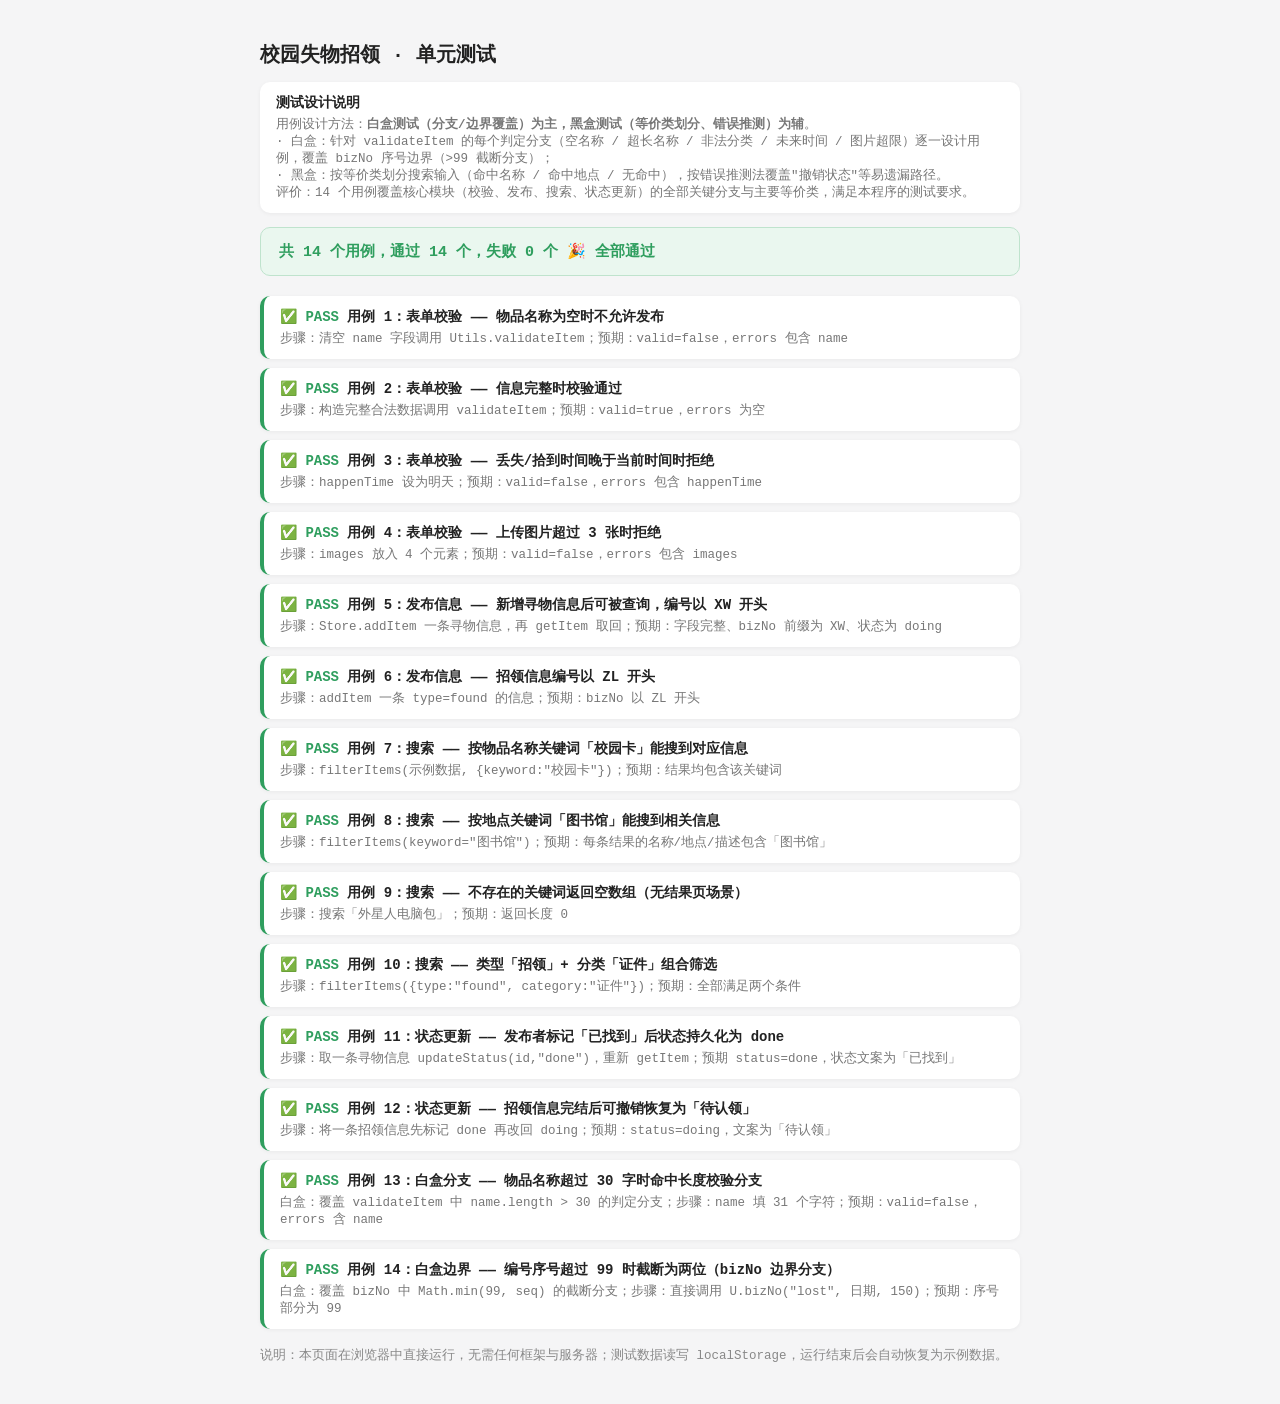
<file: test/tests.html>
<!DOCTYPE html>
<html lang="zh-CN">
<head>
  <meta charset="UTF-8" />
  <title>校园失物招领 —— 单元测试</title>
  <style>
    body { font-family: Consolas, "Microsoft YaHei", monospace; background: #f5f5f6; margin: 0; padding: 28px 16px; color: #222; }
    .wrap { max-width: 760px; margin: 0 auto; }
    h1 { font-size: 20px; }
    .summary { padding: 14px 18px; border-radius: 10px; margin: 14px 0 20px; font-size: 15px; font-weight: 700; }
    .summary.ok { background: #eaf7ef; color: #2f9e5e; border: 1px solid #bfe3cd; }
    .summary.fail { background: #fdeceb; color: #d5483c; border: 1px solid #f3c4c0; }
    .case { background: #fff; border-radius: 10px; padding: 12px 16px; margin-bottom: 9px; box-shadow: 0 1px 4px rgba(0,0,0,.05); }
    .case .name { font-weight: 700; font-size: 14px; }
    .case .steps { color: #777; font-size: 12.5px; margin-top 4px; margin-top: 4px; }
    .pass { border-left: 4px solid #2f9e5e; }
    .pass .name::before { content: "✅ PASS  "; color: #2f9e5e; }
    .fail { border-left: 4px solid #d5483c; }
    .fail .name::before { content: "❌ FAIL  "; color: #d5483c; }
    .fail .detail { margin-top: 8px; font-size: 12.5px; color: #d5483c; background: #fdeceb; padding: 7px 10px; border-radius: 6px; white-space: pre-wrap; }
    .tip { color: #888; font-size: 12.5px; margin-top: 18px; }
  </style>
</head>
<body>
  <div class="wrap">
    <h1>校园失物招领 · 单元测试</h1>
    <div class="case">
      <div class="name">测试设计说明</div>
      <div class="steps">
        用例设计方法：<b>白盒测试（分支/边界覆盖）为主，黑盒测试（等价类划分、错误推测）为辅</b>。<br>
        · 白盒：针对 validateItem 的每个判定分支（空名称 / 超长名称 / 非法分类 / 未来时间 / 图片超限）逐一设计用例，覆盖 bizNo 序号边界（&gt;99 截断分支）；<br>
        · 黑盒：按等价类划分搜索输入（命中名称 / 命中地点 / 无命中），按错误推测法覆盖"撤销状态"等易遗漏路径。<br>
        评价：14 个用例覆盖核心模块（校验、发布、搜索、状态更新）的全部关键分支与主要等价类，满足本程序的测试要求。
      </div>
    </div>
    <div id="summary" class="summary">测试运行中…</div>
    <div id="results"></div>
    <p class="tip">说明：本页面在浏览器中直接运行，无需任何框架与服务器；测试数据读写 localStorage，运行结束后会自动恢复为示例数据。</p>
  </div>

  <script src="../js/utils.js"></script>
  <script src="../js/storage.js"></script>
  <script>
  (function () {
    'use strict';
    var U = Utils, S = Store;
    var results = [];

    function it(name, steps, fn) {
      try { fn(); results.push({ name: name, steps: steps, pass: true }); }
      catch (e) { results.push({ name: name, steps: steps, pass: false, err: e.message }); }
    }
    function assert(cond, msg) { if (!cond) throw new Error(msg || '断言失败'); }
    function eq(a, b, msg) {
      if (a !== b) throw new Error((msg || '值不相等') + '：期望「' + b + '」，实际「' + a + '」');
    }

    // 构造一条合法表单数据
    function validForm(over) {
      var d = {
        type: U.TYPE_LOST,
        name: '测试物品',
        category: '数码',
        location: '测试地点',
        happenTime: new Date(Date.now() - 3600000).toISOString(),
        description: '测试描述',
        contactName: '测试同学',
        contact: '13800001111',
        images: []
      };
      if (over) Object.keys(over).forEach(function (k) { d[k] = over[k]; });
      return d;
    }

    /* 每个用例前恢复干净的示例数据 */
    function reset() { S.resetData(); }

    /* ---------- 用例 1：必填项为空时校验不通过 ---------- */
    it('用例 1：表单校验 —— 物品名称为空时不允许发布',
       '步骤：清空 name 字段调用 Utils.validateItem；预期：valid=false，errors 包含 name',
       function () {
         var r = U.validateItem(validForm({ name: '   ' }));
         assert(!r.valid, '空名称应校验失败');
         assert(!!r.errors.name, '应给出 name 字段错误提示');
       });

    /* ---------- 用例 2：合法数据校验通过 ---------- */
    it('用例 2：表单校验 —— 信息完整时校验通过',
       '步骤：构造完整合法数据调用 validateItem；预期：valid=true，errors 为空',
       function () {
         var r = U.validateItem(validForm());
         eq(r.valid, true, '完整数据应通过校验');
         eq(Object.keys(r.errors).length, 0, '不应有错误字段');
       });

    /* ---------- 用例 3：时间不能晚于当前 ---------- */
    it('用例 3：表单校验 —— 丢失/拾到时间晚于当前时间时拒绝',
       '步骤：happenTime 设为明天；预期：valid=false，errors 包含 happenTime',
       function () {
         var future = new Date(Date.now() + 24 * 3600000).toISOString();
         var r = U.validateItem(validForm({ happenTime: future }));
         assert(!r.valid, '未来时间应校验失败');
         assert(!!r.errors.happenTime, '应给出 happenTime 错误提示');
       });

    /* ---------- 用例 4：图片超过 3 张拒绝 ---------- */
    it('用例 4：表单校验 —— 上传图片超过 3 张时拒绝',
       '步骤：images 放入 4 个元素；预期：valid=false，errors 包含 images',
       function () {
         var r = U.validateItem(validForm({ images: ['a', 'b', 'c', 'd'] }));
         assert(!r.valid, '超过 3 张应校验失败');
         assert(!!r.errors.images, '应给出 images 错误提示');
       });

    /* ---------- 用例 5：发布信息成功保存且编号正确 ---------- */
    it('用例 5：发布信息 —— 新增寻物信息后可被查询，编号以 XW 开头',
       '步骤：Store.addItem 一条寻物信息，再 getItem 取回；预期：字段完整、bizNo 前缀为 XW、状态为 doing',
       function () {
         reset();
         var item = S.addItem(validForm());
         assert(!!item && !!item.id, '应返回带 id 的新信息');
         var got = S.getItem(item.id);
         eq(got.name, '测试物品', '名称应一致');
         eq(got.status, U.STATUS_DOING, '新信息状态应为 doing');
         assert(/^XW\d{8}\d{2}$/.test(got.bizNo), '寻物编号应为 XW+日期+序号，实际：' + got.bizNo);
         assert(S.isMine(item.id), '新发布的信息应属于"我的发布"');
         reset();
       });

    /* ---------- 用例 6：招领信息编号前缀 ZL ---------- */
    it('用例 6：发布信息 —— 招领信息编号以 ZL 开头',
       '步骤：addItem 一条 type=found 的信息；预期：bizNo 以 ZL 开头',
       function () {
         reset();
         var item = S.addItem(validForm({ type: U.TYPE_FOUND, contact: 'wx_test' }));
         assert(/^ZL\d{8}\d{2}$/.test(item.bizNo), '招领编号应以 ZL 开头，实际：' + item.bizNo);
         reset();
       });

    /* ---------- 用例 7：按名称关键词搜索 ---------- */
    it('用例 7：搜索 —— 按物品名称关键词「校园卡」能搜到对应信息',
       '步骤：filterItems(示例数据, {keyword:"校园卡"})；预期：结果均包含该关键词',
       function () {
         reset();
         var r = U.filterItems(S.getItems(), { keyword: '校园卡' });
         assert(r.length >= 1, '应至少搜到 1 条');
         r.forEach(function (it) {
           assert(U.matchKeyword(it, '校园卡'), '结果「' + it.name + '」应命中关键词');
         });
         reset();
       });

    /* ---------- 用例 8：按地点关键词搜索 ---------- */
    it('用例 8：搜索 —— 按地点关键词「图书馆」能搜到相关信息',
       '步骤：filterItems(keyword="图书馆")；预期：每条结果的名称/地点/描述包含「图书馆」',
       function () {
         reset();
         var r = U.filterItems(S.getItems(), { keyword: '图书馆' });
         assert(r.length >= 2, '图书馆相关应至少 2 条，实际 ' + r.length);
         r.forEach(function (it) { assert(U.matchKeyword(it, '图书馆')); });
         reset();
       });

    /* ---------- 用例 9：无结果搜索返回空数组 ---------- */
    it('用例 9：搜索 —— 不存在的关键词返回空数组（无结果页场景）',
       '步骤：搜索「外星人电脑包」；预期：返回长度 0',
       function () {
         reset();
         var r = U.filterItems(S.getItems(), { keyword: '外星人电脑包' });
         eq(r.length, 0, '应无匹配结果');
         reset();
       });

    /* ---------- 用例 10：类型 + 分类组合筛选 ---------- */
    it('用例 10：搜索 —— 类型「招领」+ 分类「证件」组合筛选',
       '步骤：filterItems({type:"found", category:"证件"})；预期：全部满足两个条件',
       function () {
         reset();
         var r = U.filterItems(S.getItems(), { type: U.TYPE_FOUND, category: '证件' });
         assert(r.length >= 1, '应至少 1 条');
         r.forEach(function (it) {
           eq(it.type, U.TYPE_FOUND, '类型应为招领');
           eq(it.category, '证件', '分类应为证件');
         });
         reset();
       });

    /* ---------- 用例 11：状态更新 —— 标记已找到并持久化 ---------- */
    it('用例 11：状态更新 —— 发布者标记「已找到」后状态持久化为 done',
       '步骤：取一条寻物信息 updateStatus(id,"done")，重新 getItem；预期 status=done，状态文案为「已找到」',
       function () {
         reset();
         var target = S.getItems().filter(function (it) { return it.type === U.TYPE_LOST; })[0];
         var ok = S.updateStatus(target.id, U.STATUS_DONE);
         eq(ok, true, '更新应返回成功');
         var got = S.getItem(target.id);
         eq(got.status, U.STATUS_DONE, '状态应为 done');
         eq(U.STATUS_TEXT[got.type][got.status], '已找到', '寻物完结文案应为「已找到」');
         reset();
       });

    /* ---------- 用例 12：状态撤销 ---------- */
    it('用例 12：状态更新 —— 招领信息完结后可撤销恢复为「待认领」',
       '步骤：将一条招领信息先标记 done 再改回 doing；预期：status=doing，文案为「待认领」',
       function () {
         reset();
         var target = S.getItems().filter(function (it) { return it.type === U.TYPE_FOUND; })[0];
         S.updateStatus(target.id, U.STATUS_DONE);
         S.updateStatus(target.id, U.STATUS_DOING);
         var got = S.getItem(target.id);
         eq(got.status, U.STATUS_DOING, '撤销后应恢复 doing');
         eq(U.STATUS_TEXT[U.TYPE_FOUND][U.STATUS_DOING], '待认领', '文案应为「待认领」');
         reset();
       });

    /* ---------- 用例 13：白盒 —— 名称超长分支 ---------- */
    it('用例 13：白盒分支 —— 物品名称超过 30 字时命中长度校验分支',
       '白盒：覆盖 validateItem 中 name.length > 30 的判定分支；步骤：name 填 31 个字符；预期：valid=false，errors 含 name',
       function () {
         var longName = '这是一个非常非常非常长的物品名称用来测试长度校验分支';  // 24 字
         longName += '补充字数使其超过三十个字符';  // 合计 > 30
         var r = U.validateItem(validForm({ name: longName }));
         assert(longName.length > 30, '前置条件：构造的名称应超过 30 字');
         assert(!r.valid, '超长名称应校验失败');
         assert(!!r.errors.name, '应命中 name 长度分支');
       });

    /* ---------- 用例 14：白盒 —— 编号序号边界 ---------- */
    it('用例 14：白盒边界 —— 编号序号超过 99 时截断为两位（bizNo 边界分支）',
       '白盒：覆盖 bizNo 中 Math.min(99, seq) 的截断分支；步骤：直接调用 U.bizNo("lost", 日期, 150)；预期：序号部分为 99',
       function () {
         var no = U.bizNo(U.TYPE_LOST, new Date('2026-10-08'), 150);
         assert(/^XW20261008\d{2}$/.test(no), '编号格式应合法，实际：' + no);
         eq(no.slice(-2), '99', '序号 150 应被截断为 99');
       });

    /* ---------- 渲染结果 ---------- */
    var passed = results.filter(function (r) { return r.pass; }).length;
    var box = document.getElementById('results');
    box.innerHTML = results.map(function (r) {
      return '<div class="case ' + (r.pass ? 'pass' : 'fail') + '">' +
        '<div class="name">' + r.name + '</div>' +
        '<div class="steps">' + r.steps + '</div>' +
        (r.pass ? '' : '<div class="detail">' + (r.err || '') + '</div>') +
        '</div>';
    }).join('');
    var sum = document.getElementById('summary');
    sum.className = 'summary ' + (passed === results.length ? 'ok' : 'fail');
    sum.textContent = '共 ' + results.length + ' 个用例，通过 ' + passed + ' 个，失败 ' + (results.length - passed) + ' 个' +
      (passed === results.length ? ' 🎉 全部通过' : '');
  })();
  </script>
</body>
</html>
</file>
